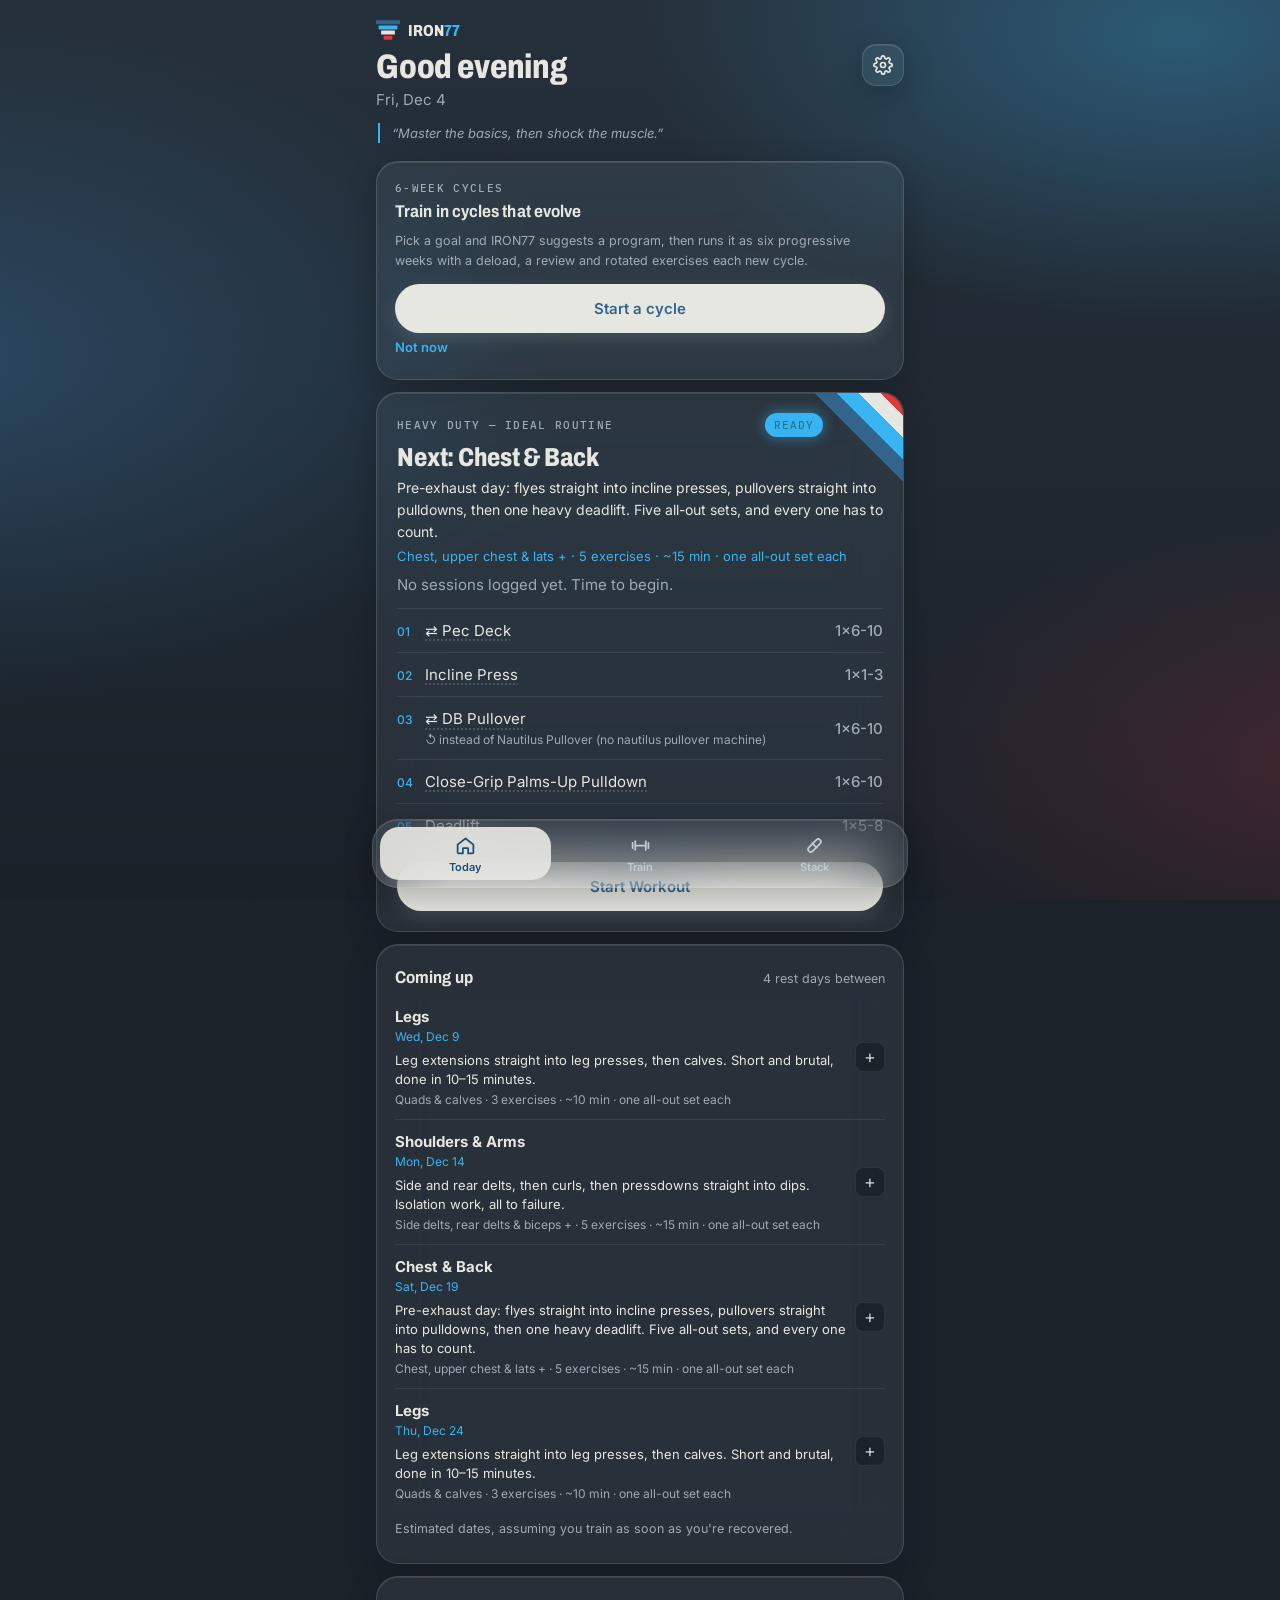
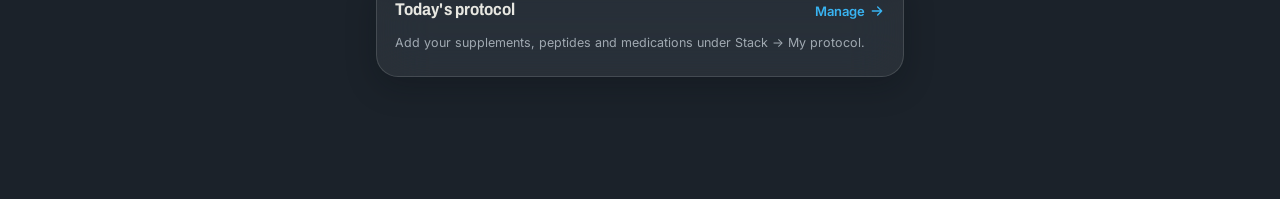
<file: index.html>
<!doctype html>
<html lang="en">
<head>
  <meta charset="utf-8">
  <meta name="viewport" content="width=device-width, initial-scale=1, viewport-fit=cover">
  <meta name="theme-color" content="#4E5C6A">
  <meta name="apple-mobile-web-app-capable" content="yes">
  <meta name="apple-mobile-web-app-status-bar-style" content="black-translucent">
  <meta name="description" content="Golden-era bodybuilding: Heavy Duty, classic programs, era nutrition and supplements.">
  <title>IRON77</title>
  <link rel="manifest" href="manifest.webmanifest">
  <link rel="icon" href="icons/icon.svg" type="image/svg+xml">
  <link rel="icon" href="icons/icon-32.png" type="image/png" sizes="32x32">
  <link rel="apple-touch-icon" href="icons/apple-touch-icon.png">
  <link rel="preconnect" href="https://fonts.googleapis.com">
  <link rel="preconnect" href="https://fonts.gstatic.com" crossorigin>
  <link href="https://fonts.googleapis.com/css2?family=Archivo+Black&family=Archivo:wdth,wght@75..100,600..800&family=Inter:wght@400;500;600;700&family=IBM+Plex+Mono:wght@400;500;600&display=swap" rel="stylesheet">
  <link rel="stylesheet" href="styles.css">
  <script>try { if (((JSON.parse(localStorage.getItem('iron77.v1') || '{}').settings || {}).look) !== 'v1') document.documentElement.classList.add('v2'); } catch (e) { document.documentElement.classList.add('v2'); }</script>
</head>
<body>
  <main id="view"></main>
  <div id="timer" class="timer" hidden><span>REST</span><span class="t">0:00</span><button data-act="stoptimer" aria-label="Stop timer">✕</button></div>
  <div id="toast" class="toast" role="status"></div>
  <div id="sheet" class="sheet" hidden>
    <div class="sheet-bg" data-act="closesheet"></div>
    <div class="sheet-panel" role="dialog" aria-modal="true">
      <button class="sheet-x" data-act="closesheet" aria-label="Close">×</button>
      <div class="sheet-body"></div>
    </div>
  </div>
  <nav>
    <button data-act="go" data-v="today"><svg viewBox="0 0 24 24" fill="none" stroke="currentColor" stroke-width="2" stroke-linecap="round" stroke-linejoin="round" aria-hidden="true"><path d="M3 11l9-7 9 7v9a1 1 0 0 1-1 1h-5v-6h-6v6H4a1 1 0 0 1-1-1z"/></svg>Today</button>
    <button data-act="go" data-v="train"><svg viewBox="0 0 24 24" fill="none" stroke="currentColor" stroke-width="2" stroke-linecap="round" stroke-linejoin="round" aria-hidden="true"><path d="M6 7v10M18 7v10M3 9v6M21 9v6M6 12h12"/></svg>Train</button>
    <button data-act="go" data-v="stack"><svg viewBox="0 0 24 24" fill="none" stroke="currentColor" stroke-width="2" stroke-linecap="round" stroke-linejoin="round" aria-hidden="true"><rect x="3" y="9" width="18" height="6" rx="3" transform="rotate(-45 12 12)"/><path d="M9.5 9.5l5 5"/></svg>Stack</button>
  </nav>
  <script src="js/data.js"></script>
  <script src="js/app.js"></script>
</body>
</html>
</file>
<file: styles.css>
/* IRON77 theme — 26K palette. */
:root {
  --bg: #4E5C6A;        /* slate: page background */
  --card: #3C4753;      /* dark slate: cards */
  --well: #2F3943;      /* darker slate: inputs, tracks, inactive controls */
  --ink: #E7E7E1;       /* off-white: main text */
  --label: #C3CCD4;     /* light grey: labels */
  --welltext: #B9C2CB;  /* text on darker slate */
  --solid: #E7E7E1;     /* off-white: primary buttons, active states */
  --solidtext: #33658C; /* steel blue: text on off-white */
  --accent: #39B4F2;    /* cyan */
  --red: #E8343B;       /* red: timer, warnings */
  --steel: #33658C;
  --line: rgba(231,231,225,.09);
  --stripes: linear-gradient(90deg, #33658C 0 25%, #39B4F2 25% 50%, #E7E7E1 50% 75%, #E8343B 75% 100%);
  --r: 14px;
  --display: 'Archivo Black', 'Arial Black', system-ui, sans-serif;
  --mono: 'IBM Plex Mono', ui-monospace, 'SF Mono', Menlo, monospace;
  color-scheme: dark;
}
* { box-sizing: border-box; }
html, body { margin: 0; background: var(--bg); color: var(--ink); font: 14px/1.6 var(--mono); -webkit-font-smoothing: antialiased; -webkit-tap-highlight-color: transparent; }
main { max-width: 560px; margin: 0 auto; padding: max(20px, env(safe-area-inset-top)) 16px calc(110px + env(safe-area-inset-bottom)); }
svg { width: 20px; height: 20px; flex: none; }

h1, h2 { font-family: var(--display); font-weight: 400; letter-spacing: -.01em; }
h1 { font-size: 30px; line-height: 1.1; margin: 2px 0; }
h1.sm { font-size: 21px; }
h2 { font-size: 25px; line-height: 1.15; margin: 6px 0 4px; }
h3 { font-family: var(--mono); font-size: 15px; font-weight: 600; margin: 2px 0 4px; letter-spacing: -.01em; }
h4 { font-size: 11px; font-weight: 500; color: var(--label); text-transform: uppercase; letter-spacing: .12em; margin: 18px 0 4px; }
p { margin: 6px 0; }
.brand { display: inline-flex; align-items: center; gap: 8px; color: var(--ink); }
.brand b { font: 400 16px var(--display); letter-spacing: .02em; }
.brand span { color: var(--accent); }
.brand .mark { width: 24px; height: 20px; }
.kicker { font-size: 11px; font-weight: 500; color: var(--label); text-transform: uppercase; letter-spacing: .12em; }
.muted { color: var(--label); }
.small { font-size: 12.5px; }
.pad { margin: 24px 4px 10px; }
.big { font-family: var(--display); font-size: 20px; margin-top: 14px; }
.row { display: flex; gap: 8px; align-items: center; }
.between { justify-content: space-between; }

.top { display: flex; align-items: center; justify-content: space-between; gap: 12px; margin-bottom: 12px; }
.top > .icon:first-child + h1 { flex: 1; }
.creed { font-size: 13px; color: var(--label); margin: 4px 2px 18px; padding-left: 12px; border-left: 2px solid var(--accent); }

.card { position: relative; display: block; width: 100%; text-align: left; color: inherit; font: inherit; background: var(--card); border: 1px solid var(--line); border-radius: var(--r); padding: 18px; margin: 0 0 12px; }
button.card { cursor: pointer; transition: transform .12s; }
button.card:active { transform: scale(.985); }
.card.hot { box-shadow: inset 0 0 0 2px var(--red); }
.prog.active { box-shadow: inset 0 0 0 2px var(--accent); }

/* hero: next workout, with corner stripes */
.hero { overflow: hidden; padding: 20px; background: var(--card); }
.hero::after { content: ''; position: absolute; top: 0; right: 0; width: 92px; height: 92px; pointer-events: none;
  background: linear-gradient(45deg, transparent 0 52%, #33658C 52% 64%, #39B4F2 64% 76%, #E7E7E1 76% 88%, #E8343B 88% 100%); }
.hero > .row:first-child { padding-right: 60px; }

.btn { display: flex; align-items: center; justify-content: center; gap: 8px; width: 100%; margin-top: 14px; padding: 15px; border: 0; border-radius: 10px; background: var(--solid); color: var(--solidtext); font: 500 14px var(--mono); text-transform: uppercase; letter-spacing: .1em; cursor: pointer; box-shadow: 0 3px 0 #9fa7ae; transition: transform .08s, box-shadow .08s; }
.btn:active { transform: translateY(2px); box-shadow: 0 1px 0 #9fa7ae; }
.btn.ghost { background: var(--well); color: var(--welltext); box-shadow: 0 3px 0 #232b33; }
.btn.ghost:active { box-shadow: 0 1px 0 #232b33; }
.btn.danger, .link.danger { color: #ff8a8f; }
.link { display: inline-flex; align-items: center; gap: 4px; background: none; border: 0; color: var(--accent); font: 500 13px var(--mono); padding: 6px 0; cursor: pointer; }
.link svg { width: 16px; height: 16px; }
.icon { display: grid; place-items: center; background: var(--well); border: 0; color: var(--ink); width: 42px; height: 42px; border-radius: 10px; cursor: pointer; flex: none; }
.stack-btns { display: grid; gap: 0; }
.stack-btns .btn + .btn { margin-top: 12px; }

.badge { display: inline-block; font-size: 10.5px; font-weight: 500; text-transform: uppercase; letter-spacing: .1em; padding: 4px 9px; border-radius: 6px; background: var(--well); color: var(--welltext); white-space: nowrap; }
.badge.ok { background: var(--accent); color: var(--well); }
.badge.wait { background: var(--red); color: var(--ink); }

.exlist { list-style: none; padding: 0; margin: 12px 0 0; counter-reset: ex; }
.exlist li { display: flex; justify-content: space-between; align-items: center; gap: 12px; padding: 10px 0; border-top: 1px solid var(--line); }
.exlist li span::before { counter-increment: ex; content: counter(ex, decimal-leading-zero); display: inline-block; width: 28px; color: var(--accent); font-size: 12px; font-weight: 500; }
.exlist em { display: block; font-style: normal; font-size: 12px; color: var(--label); margin-left: 28px; }
.exlist b { font-weight: 500; color: var(--label); white-space: nowrap; }
.rules { padding-left: 18px; margin: 12px 0; }
.rules li { margin: 6px 0; }
.rules li::marker { color: var(--accent); }


.bar { margin: 12px 0; }
.bar-l { display: flex; justify-content: space-between; font-size: 12px; margin-bottom: 6px; text-transform: uppercase; letter-spacing: .08em; color: var(--label); }
.bar-l span:last-child { color: var(--ink); text-transform: none; letter-spacing: 0; }
.bar-t { height: 8px; background: var(--well); border-radius: 2px; overflow: hidden; }
.bar-f { height: 100%; background: var(--accent); transition: width .4s; }
.bar-f.over { background: var(--red); }

.check { display: flex; gap: 12px; align-items: center; padding: 10px 0; cursor: pointer; color: var(--ink); font-size: 14px; }
.check + .check { border-top: 1px solid var(--line); }
.check input { appearance: none; width: 22px; height: 22px; margin: 0; padding: 0; border-radius: 6px; border: 0; background: var(--well); display: grid; place-items: center; cursor: pointer; flex: none; }
.check input:checked { background: var(--accent); }
.check input:checked::after { content: ''; width: 5px; height: 10px; border: solid var(--well); border-width: 0 2.5px 2.5px 0; transform: translateY(-1px) rotate(45deg); }
.check input:checked + span { color: var(--label); }

input, select { width: 100%; background: var(--well); border: 1px solid transparent; color: var(--ink); padding: 12px; border-radius: 10px; font: 16px var(--mono); min-width: 0; }
input::placeholder { color: rgba(185,194,203,.6); }
input:focus, select:focus { outline: none; border-color: var(--accent); }
label { font-size: 11px; color: var(--label); text-transform: uppercase; letter-spacing: .1em; }
label input, label select { margin-top: 6px; text-transform: none; letter-spacing: 0; }
.grid2 { display: grid; grid-template-columns: 1fr 1fr; gap: 10px; margin: 10px 0 12px; }
.custom { display: grid; gap: 8px; margin-top: 14px; }

.seg { display: flex; gap: 4px; background: var(--well); border-radius: 10px; padding: 4px; }
.seg button { flex: 1; background: none; border: 0; color: var(--welltext); padding: 9px; border-radius: 7px; font: 500 12px var(--mono); text-transform: uppercase; letter-spacing: .08em; cursor: pointer; }
.seg button.on { background: var(--solid); color: var(--solidtext); }

.x { background: var(--well); border: 0; color: var(--welltext); width: 30px; height: 30px; border-radius: 8px; font-size: 18px; line-height: 1; cursor: pointer; flex: none; }

.sets { margin-top: 10px; }
.set { display: grid; grid-template-columns: 26px 1fr 1fr 46px; gap: 8px; align-items: center; margin: 8px 0; }
.set > span:first-child { color: var(--accent); font-weight: 500; text-align: center; }
.set.head { font-size: 10.5px; font-weight: 500; color: var(--label); text-transform: uppercase; letter-spacing: .1em; margin-bottom: 0; }
.set.head span { text-align: center; color: var(--label) !important; }
.set input { text-align: center; padding: 12px 4px; font-weight: 500; }
.set.done input { color: var(--accent); }
.tick { display: grid; place-items: center; height: 46px; border-radius: 10px; border: 0; background: var(--well); color: var(--welltext); cursor: pointer; box-shadow: 0 3px 0 #232b33; }
.set.done .tick { background: var(--accent); color: var(--well); box-shadow: 0 3px 0 #2a86b5; }
.hint { color: var(--accent); }

details summary { list-style: none; display: flex; justify-content: space-between; align-items: center; gap: 8px; cursor: pointer; }
details summary::-webkit-details-marker { display: none; }
.chev { display: grid; place-items: center; width: 30px; height: 30px; border-radius: 8px; background: var(--well); font-size: 18px; color: var(--welltext); transition: transform .2s; flex: none; }
details[open] .chev { transform: rotate(45deg); background: var(--solid); color: var(--solidtext); }
.log .small { padding: 8px 0; border-top: 1px solid var(--line); gap: 12px; }
.log .small span:last-child { color: var(--label); text-align: right; }
.log[open] summary { margin-bottom: 10px; }
.titles { list-style: none; padding: 0; margin: 12px 0 0; display: flex; flex-wrap: wrap; gap: 6px; }
.titles li { font-size: 11.5px; padding: 5px 9px; border-radius: 6px; background: var(--well); color: var(--ink); border-left: 3px solid var(--accent); }

nav { position: fixed; left: 12px; right: 12px; bottom: calc(12px + env(safe-area-inset-bottom)); max-width: 536px; margin: 0 auto; display: flex; gap: 4px; background: rgba(47,57,67,.92); border: 1px solid var(--line); border-radius: 16px; padding: 6px; backdrop-filter: blur(16px); -webkit-backdrop-filter: blur(16px); z-index: 10; box-shadow: 0 10px 30px rgba(20,26,32,.45); }
nav button { flex: 1; background: none; border: 0; color: var(--welltext); padding: 8px 0 6px; border-radius: 11px; font: 500 10px var(--mono); text-transform: uppercase; letter-spacing: .06em; cursor: pointer; display: flex; flex-direction: column; align-items: center; gap: 4px; }
nav button svg { width: 21px; height: 21px; }
nav button.on { background: var(--solid); color: var(--solidtext); }

.timer { position: fixed; left: 50%; transform: translateX(-50%); bottom: calc(96px + env(safe-area-inset-bottom)); background: var(--red); color: var(--ink); border-radius: 12px; padding: 8px 8px 8px 18px; display: flex; gap: 14px; align-items: center; font-family: var(--display); font-size: 20px; z-index: 11; box-shadow: 0 10px 30px rgba(20,26,32,.45); }
.timer > span:first-child { font-family: var(--mono); font-size: 11px; font-weight: 500; letter-spacing: .14em; }
.timer[hidden] { display: none; }
.timer button { background: rgba(0,0,0,.18); border: 0; color: var(--ink); width: 32px; height: 32px; border-radius: 8px; cursor: pointer; }
.toast { position: fixed; left: 50%; top: 16px; transform: translate(-50%, -160%); background: var(--solid); color: var(--solidtext); padding: 12px 16px; border-radius: 10px; font-weight: 500; font-size: 13px; transition: transform .3s cubic-bezier(.2,.9,.3,1.2); z-index: 20; max-width: calc(100% - 32px); box-shadow: 0 10px 30px rgba(20,26,32,.45); }
.toast.show { transform: translate(-50%, max(0px, env(safe-area-inset-top))); }

/* exercise names, library, equipment */
.exname { background: none; border: 0; padding: 0; margin: 0; color: inherit; font: inherit; text-align: left; cursor: pointer; text-decoration: underline dotted rgba(231,231,225,.35); text-underline-offset: 4px; }
.exname:active { color: var(--accent); }
h3 .exname { font-weight: 600; }
.info { font-style: normal; color: var(--accent); font-size: 13px; text-decoration: none; display: inline-block; }
.exlist em.warn, .warn { color: #ff9a9e; }
.tools { display: grid; grid-template-columns: 1fr 1fr; gap: 12px; }
.tools .card { margin: 0; }
.tool h3 { margin: 0 0 2px; }
.search { margin: 4px 0 4px; }
.card.list { padding: 4px 16px; }
.card.list.inset { background: var(--well); border: 0; margin-top: 8px; }
.exrow { display: flex; width: 100%; justify-content: space-between; align-items: center; gap: 10px; padding: 12px 0; background: none; border: 0; border-top: 1px solid var(--line); color: var(--ink); font: 14px var(--mono); text-align: left; cursor: pointer; }
.list .exrow:first-child { border-top: 0; }
.exrow[hidden], .list[hidden], .kicker[hidden] { display: none; }
.exrow .badge { white-space: normal; text-align: right; }
.exrow em { font-style: normal; color: var(--label); font-size: 12px; }
.swaprow { padding: 8px 0; border-top: 1px solid var(--line); }
.cues { padding-left: 20px; margin: 6px 0; }
.cues li { margin: 6px 0; }
.cues li::marker { color: var(--accent); font-weight: 600; }
.btn[disabled] { opacity: .45; pointer-events: none; }

/* bottom sheet */
body.locked { overflow: hidden; }
.sheet { position: fixed; inset: 0; z-index: 30; display: flex; align-items: flex-end; justify-content: center; }
.sheet[hidden] { display: none; }
.sheet-bg { position: absolute; inset: 0; background: rgba(20,26,32,.6); animation: fade .2s; }
.sheet-panel { position: relative; width: 100%; max-width: 560px; max-height: 88vh; background: var(--card); border-radius: 20px 20px 0 0; box-shadow: 0 -10px 40px rgba(20,26,32,.5); animation: rise .25s cubic-bezier(.2,.9,.3,1); display: flex; flex-direction: column; }
.sheet-panel::before { content: ''; display: block; width: 40px; height: 4px; border-radius: 2px; background: var(--well); margin: 10px auto 0; flex: none; }
.sheet-body { overflow-y: auto; padding: 8px 20px calc(24px + env(safe-area-inset-bottom)); -webkit-overflow-scrolling: touch; }
.sheet-body h2 { padding-right: 40px; }
.sheet-x { position: absolute; top: 14px; right: 14px; width: 34px; height: 34px; border-radius: 10px; border: 0; background: var(--well); color: var(--welltext); font-size: 20px; line-height: 1; cursor: pointer; z-index: 1; }
@keyframes rise { from { transform: translateY(100%); } }
@keyframes fade { from { opacity: 0; } }
label.check { text-transform: none; letter-spacing: 0; font-size: 14px; color: var(--ink); }

/* protocol tracker */
.dose-row { display: flex; align-items: center; gap: 12px; padding: 10px 0; border-top: 1px solid var(--line); }
.dose-row:first-of-type { border-top: 0; }
.dose-tick { flex: none; width: 40px; height: 40px; border-radius: 10px; border: 2px solid var(--k); background: transparent; color: transparent; display: grid; place-items: center; cursor: pointer; }
.dose-row.done .dose-tick { background: var(--k); color: var(--well); }
.dose-main { flex: 1; min-width: 0; background: none; border: 0; padding: 0; text-align: left; color: var(--ink); font: inherit; cursor: pointer; }
.dose-main b { display: block; font-weight: 600; }
.dose-main span { display: block; font-size: 12px; color: var(--label); }
.dose-row.done .dose-main b { color: var(--label); }
.missed, .soon { margin: 10px 0 0; padding-top: 10px; border-top: 1px solid var(--line); }
.missed .link { padding: 0 0 0 4px; }
.comp { box-shadow: inset 4px 0 0 var(--k); }
.stats { display: grid; grid-template-columns: repeat(3, 1fr); gap: 8px; margin-top: 12px; }
.stats div { background: var(--well); border-radius: 10px; padding: 8px 10px; min-width: 0; }
.stats span { display: block; font-size: 10px; text-transform: uppercase; letter-spacing: .1em; color: var(--label); }
.stats b { display: block; font-size: 13px; font-weight: 600; white-space: nowrap; overflow: hidden; text-overflow: ellipsis; }
.stats em { display: block; font-style: normal; font-weight: 400; font-size: 11px; color: var(--label); }
.stats .warn { font-style: normal; }
.strip { display: grid; grid-template-columns: repeat(14, 1fr); gap: 4px; }
.strip i, .legend-row i { display: block; aspect-ratio: 1; border-radius: 3px; background: var(--well); }
.strip i.hit, .legend-row i.hit { background: var(--accent); }
.strip i.miss, .legend-row i.miss { background: var(--red); }
.strip i.due, .legend-row i.due { background: transparent; box-shadow: inset 0 0 0 2px var(--accent); }
.legend-row { display: flex; align-items: center; gap: 6px; }
.legend-row i { width: 12px; margin-left: 8px; }
.legend-row i:first-child { margin-left: 0; }
.wchart { width: 100%; height: auto; display: block; margin: 10px 0 4px; }
.big-num { font: 400 22px var(--display); }
.big-num small { font: 500 12px var(--mono); color: var(--label); }
.wform { margin-top: 12px; }
.wform .btn { margin: 0; width: auto; padding: 12px 18px; }
.cform { display: grid; gap: 10px; margin-top: 8px; }
.cform .grid2 { margin: 0; }
.cform fieldset { border: 1px solid var(--line); border-radius: 12px; padding: 10px 12px 12px; margin: 0; display: grid; gap: 10px; }
.cform legend { font-size: 11px; text-transform: uppercase; letter-spacing: .1em; color: var(--label); padding: 0 6px; }
.cform .btn { margin-top: 4px; }
.f-wd, .f-n, .f-inj, .f-premix, .f-recon { display: none !important; }
.cform[data-sched="wd"] .f-wd, .cform[data-sched="n"] .f-n { display: flex !important; }
.cform[data-sched="n"] .f-n { display: block !important; }
.cform[data-route="SubQ"] .f-inj, .cform[data-route="IM"] .f-inj { display: grid !important; }
.cform[data-mix="premix"] .f-premix { display: block !important; }
.cform[data-mix="recon"] .f-recon { display: grid !important; }
.wdays { gap: 6px; flex-wrap: wrap; }
.wd { flex: 1; min-width: 40px; text-transform: none; letter-spacing: 0; }
.wd input { position: absolute; opacity: 0; pointer-events: none; }
.wd span { display: block; text-align: center; padding: 9px 0; border-radius: 8px; background: var(--well); color: var(--welltext); font-size: 12px; cursor: pointer; }
.wd input:checked + span { background: var(--solid); color: var(--solidtext); }
label.devnote { display: block; }
label.devnote textarea { min-height: 84px; margin-top: 6px; display: block; text-transform: none; letter-spacing: 0; font-size: 14px; }
textarea.summary { width: 100%; min-height: 260px; background: var(--well); color: var(--ink); border: 0; border-radius: 10px; padding: 12px; font: 12px/1.5 var(--mono); margin: 8px 0; resize: vertical; }

/* dose calculator */
.calc { display: grid; gap: 6px; }
.calc label { margin-top: 6px; }
.calc h3 { margin: 0; }
.unitrow { display: grid; grid-template-columns: 1fr 96px; gap: 8px; }
.unitrow .btn { margin: 0; }
.drawbox { margin-top: 14px; padding-top: 14px; border-top: 1px solid var(--line); }
.drawnum { font: 400 44px/1.1 var(--display); color: var(--accent); }
.drawnum small { font: 500 14px var(--mono); color: var(--label); }
.syringe { width: 100%; height: auto; display: block; margin: 12px 0 4px; }
#calcout .stats { margin-top: 0; }
.toast:not(.show) { visibility: hidden; transition: transform .3s, visibility 0s .3s; }

.btn.danger-solid { background: var(--red); color: var(--ink); box-shadow: 0 3px 0 #a5232a; }
.top .row .icon { font-size: 24px; }
.askq { font: 600 17px/1.45 var(--mono); margin: 4px 40px 8px 0; }

/* exercise demo animation */
.demo { position: relative; border-radius: 12px; overflow: hidden; background: #fff; aspect-ratio: 1; width: 200px; max-width: 100%; margin: 8px auto 4px; }
.demo img { position: absolute; inset: 0; width: 100%; height: 100%; object-fit: contain; }
.demo.dark { background: var(--well); }
.demo.dark img { filter: invert(1) hue-rotate(180deg); mix-blend-mode: screen; }
.demo-off { display: none; position: absolute; inset: 0; place-items: center; text-align: center; padding: 20px; font-size: 13px; color: #5a6470; }
.demo.dark .demo-off { color: var(--label); }
.demo.nodemo img { display: none; }
.demo.nodemo .demo-off { display: grid; }
.credit { margin-top: 0; font-size: 11px; text-align: center; }

/* coming up + progress */
.upnext { border-top: 1px solid var(--line); padding: 10px 0; }
.upnext:first-of-type { border-top: 0; }
.upnext summary span:first-child { display: flex; flex-direction: column; }
.upnext summary em { font-style: normal; font-size: 12px; color: var(--accent); }
.upnext .exlist { margin-top: 8px; }
.tool.wide { grid-column: 1 / -1; }
.liftchart { width: 100%; height: auto; display: block; margin: 10px 0 4px; }
.card.lift .liftchart { margin-bottom: 0; }
.stats b.up { color: var(--accent); }
.stats b.down { color: #ff9a9e; }
.exrow .badge.addb { white-space: nowrap; flex: none; background: var(--solid); color: var(--solidtext); }

/* workout summaries & goals */
.sumline { font-size: 13px; color: var(--accent); margin: -2px 0 6px; }
.upnext summary small { display: block; font-size: 12px; color: var(--label); margin-top: 2px; }
.goals summary { align-items: flex-start; }
.goals h3 { margin: 2px 0 0; }
.goals[open] summary { margin-bottom: 6px; }
.goallist { list-style: none; padding: 0; margin: 6px 0 0; }
.goallist li { padding: 9px 0; border-top: 1px solid var(--line); }
.goallist li:first-child { border-top: 0; }
.goallist b { display: block; font-weight: 600; }
.goallist span { display: block; font-size: 13px; color: var(--label); }
.hero .brief { margin: 2px 0 6px; color: var(--ink); font-size: 14px; }
.upnext summary .brief { display: block; font-size: 13px; color: var(--ink); margin-top: 4px; line-height: 1.45; }
.goals h4 { margin-top: 14px; }
.goals p { margin: 4px 0; }

/* 6-week cycles */
.cycline { color: var(--accent); letter-spacing: .08em; }
.hero .phase { font-size: 13px; margin: 4px 0 6px; padding: 8px 10px; background: var(--well); border-radius: 8px; border-left: 3px solid var(--accent); }
.weeks { display: grid; grid-template-columns: repeat(6, 1fr); gap: 4px; margin: 10px 0 6px; }
.seg-w { position: relative; }
.seg-w i { display: block; height: 8px; border-radius: 4px; background: var(--accent); }
.seg-w::before { content: ''; position: absolute; top: 0; left: 0; right: 0; height: 8px; border-radius: 4px; background: var(--well); z-index: 0; }
.seg-w i { position: relative; z-index: 1; }
.seg-w span { display: block; font-size: 9px; text-transform: uppercase; letter-spacing: .04em; color: var(--label); margin-top: 5px; text-align: center; overflow: hidden; text-overflow: ellipsis; white-space: nowrap; }
.seg-w.now span { color: var(--ink); font-weight: 600; }
.goalpick { display: grid; gap: 6px; }
.goalpick button { text-align: left; background: var(--well); border: 0; border-radius: 10px; padding: 10px 12px; color: var(--ink); font: inherit; cursor: pointer; }
.goalpick button b { display: block; font-weight: 600; }
.goalpick button span { font-size: 12px; color: var(--label); }
.goalpick button.on { background: var(--solid); color: var(--solidtext); }
.goalpick button.on span { color: var(--solidtext); }
.sugprog { margin: 8px 0; }
.sugprog.top { box-shadow: inset 0 0 0 2px var(--accent); }
.sugprog .btn { margin-top: 8px; }
.more { margin-top: 10px; }
.more summary { color: var(--accent); font-size: 13px; padding: 6px 0; }
.hero .cycline { margin-top: 6px; padding-right: 60px; }
.stats b small { font-size: 11px; color: var(--label); font-weight: 400; }
.week .slot summary b { font-size: 15px; }
.slot.done summary b { color: var(--label); }
.slot.done summary em { color: var(--accent); }
.slot .btn { margin-top: 10px; }
.nextwk { margin-top: 10px; padding-top: 10px; border-top: 1px solid var(--line); }

/* =====================================================================
   VERSION 2 · "26K Glass" — original palette, frosted glass, modern type.
   Applied when <html> has class "v2"; remove the class to get version 1.
   ===================================================================== */
html.v2 {
  --bg: #1B222A;
  --card: rgba(231,231,225,.07);
  --well: rgba(10,14,19,.38);
  --line: rgba(231,231,225,.09);
  --label: rgba(195,204,212,.78);
  --welltext: #C3CCD4;
  --edge: rgba(231,231,225,.15);
  --glow: 0 0 14px rgba(57,180,242,.55);
  --r: 22px;
  --display: 'Archivo', 'Archivo Black', system-ui, sans-serif;
  --sans: -apple-system, 'Inter', system-ui, sans-serif;
}
html.v2 { background: #1B222A; }
html.v2 body { background: transparent; font: 15px/1.55 var(--sans); }
html.v2 body::before {
  content: ''; position: fixed; inset: 0; z-index: -1; pointer-events: none;
  background:
    radial-gradient(60vw 45vh at 92% 4%, rgba(57,180,242,.32), transparent 70%),
    radial-gradient(70vw 55vh at -5% 40%, rgba(51,101,140,.5), transparent 70%),
    radial-gradient(55vw 40vh at 105% 85%, rgba(232,52,59,.18), transparent 70%),
    linear-gradient(180deg, #26303A 0%, #1A2129 100%);
}
/* type */
html.v2 h1, html.v2 h2, html.v2 .big, html.v2 .big-num, html.v2 .drawnum, html.v2 .brand b, html.v2 .legend h3 { font-family: var(--display); font-weight: 800; font-stretch: 80%; letter-spacing: -.005em; }
html.v2 h1 { font-size: 34px; }
html.v2 h2 { font-size: 26px; }
html.v2 h3 { font-family: var(--display); font-weight: 700; font-stretch: 88%; font-size: 17px; letter-spacing: .005em; }
html.v2 .kicker, html.v2 h4, html.v2 .badge, html.v2 .seg button, html.v2 .set.head, html.v2 label, html.v2 .ring span, html.v2 .stats span, html.v2 .bar-l, html.v2 .timer > span:first-child { font-family: var(--mono); }
html.v2 .creed { font-family: var(--sans); font-style: italic; border-left-color: var(--accent); }
html.v2 .muted, html.v2 .small { font-family: var(--sans); }
html.v2 .brand b span { color: var(--accent); }
/* glass surfaces */
html.v2 .card, html.v2 .hero, html.v2 .sheet-panel, html.v2 nav, html.v2 .icon, html.v2 .toast, html.v2 .tool {
  background: var(--card); border: 1px solid var(--edge);
  -webkit-backdrop-filter: blur(26px) saturate(1.4); backdrop-filter: blur(26px) saturate(1.4);
  box-shadow: inset 0 1px 0 rgba(255,255,255,.1), 0 10px 30px rgba(8,12,16,.25);
}
html.v2 .card { border-radius: var(--r); }
html.v2 .card.hot { box-shadow: inset 0 0 0 1.5px var(--red), 0 10px 30px rgba(8,12,16,.25); }
html.v2 .prog.active, html.v2 .sugprog.top { box-shadow: inset 0 0 0 1.5px var(--accent), var(--glow); }
html.v2 .card.list.inset, html.v2 .stats div, html.v2 .phase, html.v2 .hero .phase { background: var(--well); border: 1px solid var(--line); }
html.v2 .sheet-panel { background: rgba(28,35,43,.82); border-radius: 26px 26px 0 0; border-bottom: 0; }
html.v2 .sheet-bg { background: rgba(10,14,19,.55); -webkit-backdrop-filter: blur(4px); backdrop-filter: blur(4px); }
html.v2 .icon { border-radius: 14px; }
html.v2 .toast { background: rgba(231,231,225,.92); color: #1E4F75; border-radius: 16px; }
/* nav */
html.v2 nav { border-radius: 26px; padding: 7px; }
html.v2 nav button { border-radius: 19px; font-family: var(--sans); text-transform: none; letter-spacing: 0; font-size: 11px; font-weight: 600; }
html.v2 nav button.on { background: rgba(231,231,225,.92); color: #1E4F75; }
/* buttons & controls */
html.v2 .btn { border-radius: 999px; font-family: var(--sans); font-weight: 600; text-transform: none; letter-spacing: 0; font-size: 15px; box-shadow: 0 6px 18px rgba(231,231,225,.14); }
html.v2 .btn:active { transform: scale(.98); box-shadow: none; }
html.v2 .btn.ghost { background: var(--card); border: 1px solid var(--edge); color: var(--ink); box-shadow: none; -webkit-backdrop-filter: blur(20px); backdrop-filter: blur(20px); }
html.v2 .btn.ghost:active { box-shadow: none; }
html.v2 .btn.danger-solid { box-shadow: 0 6px 18px rgba(232,52,59,.3); }
html.v2 input, html.v2 select, html.v2 textarea.summary { background: var(--well); border: 1px solid var(--line); border-radius: 12px; font-family: var(--sans); }
html.v2 input:focus, html.v2 select:focus { border-color: var(--accent); box-shadow: 0 0 0 3px rgba(57,180,242,.18); }
html.v2 .seg { background: var(--well); border: 1px solid var(--line); border-radius: 14px; }
html.v2 .seg button { border-radius: 10px; }
html.v2 .seg button.on { background: rgba(231,231,225,.92); color: #1E4F75; }
html.v2 .chip, html.v2 .x, html.v2 .chev, html.v2 .sheet-x { background: var(--well); border: 1px solid var(--line); }
html.v2 .badge { border-radius: 999px; }
html.v2 .badge.ok, html.v2 .ev-strong { box-shadow: var(--glow); }
html.v2 .tick { background: var(--well); border: 1px solid var(--line); box-shadow: none; border-radius: 12px; }
html.v2 .set.done .tick { background: var(--accent); color: #14202A; box-shadow: var(--glow); }
html.v2 .check input { border-radius: 50%; background: var(--well); border: 1.5px solid rgba(231,231,225,.3); }
html.v2 .check input:checked { background: var(--accent); border-color: var(--accent); box-shadow: var(--glow); }
html.v2 .dose-tick { border-radius: 50%; }
html.v2 .dose-row.done .dose-tick { box-shadow: 0 0 12px var(--k); }
/* progress, charts, glow */
html.v2 .bar-t, html.v2 .seg-w::before { background: rgba(231,231,225,.08); }
html.v2 .bar-f, html.v2 .seg-w i { background: linear-gradient(90deg, var(--steel), var(--accent)); box-shadow: var(--glow); }
html.v2 .liftchart polyline, html.v2 .wchart polyline { filter: drop-shadow(0 0 5px rgba(57,180,242,.65)); }
html.v2 .sumline, html.v2 .cycline { color: var(--accent); }
html.v2 .hero::after { border-top-right-radius: var(--r); }
html.v2 .demo.dark { background: rgba(10,14,19,.5); border: 1px solid var(--line); }
html.v2 .timer { border-radius: 999px; box-shadow: 0 10px 30px rgba(232,52,59,.35); }
html.v2 .exname { text-decoration-color: rgba(231,231,225,.25); }
html.v2 .exrow, html.v2 .exname, html.v2 .check, html.v2 .chip, html.v2 .link, html.v2 .dose-main, html.v2 .foods li, html.v2 .goalpick button, html.v2 .askq { font-family: var(--sans); }
html.v2 .link { font-weight: 600; }
html.v2 .exrow em { font-family: var(--sans); }

/* warm-up sets */
.sets.warm { margin: 8px 0 2px; padding: 8px 10px 4px; border-radius: 12px; background: rgba(0,0,0,.12); border: 1px dashed var(--line); }
.set.w { grid-template-columns: 26px 1fr 1fr 62px 40px; gap: 6px; }
.set.w > span:first-child { color: var(--label); font-size: 12px; }
.set.w input { padding: 10px 2px; opacity: .92; }
.set.w .tick { height: 40px; }
.eff { position: relative; display: block; text-transform: none; letter-spacing: 0; margin: 0; }
.eff input { margin: 0; padding-right: 16px !important; }
.eff i { position: absolute; right: 7px; top: 50%; transform: translateY(-50%); font-style: normal; font-size: 12px; color: var(--label); pointer-events: none; }
.warmlinks { justify-content: space-between; margin-top: 2px; }
.link.muted { color: var(--label); font-weight: 500; }
.log .wu { font-style: normal; color: var(--label); opacity: .8; }

/* guided warm-up + equipment */
.wulist { list-style: none; padding: 0; margin: 10px 0 4px; }
.wulist li { display: flex; justify-content: space-between; gap: 10px; padding: 8px 10px; border-radius: 10px; font-size: 14px; }
.wulist li b { font-weight: 500; color: var(--label); white-space: nowrap; }
.wulist li.now { background: rgba(57,180,242,.16); box-shadow: inset 3px 0 0 var(--accent); }
.wulist li.now b { color: var(--accent); }
.wulist li.past span { color: var(--label); text-decoration: line-through; }
.wuclock { display: flex; justify-content: space-between; align-items: center; gap: 10px; margin-top: 8px; padding: 12px 14px; border-radius: 14px; background: var(--well); }
.wuclock span { font-weight: 600; }
.wuclock b { font: 400 30px var(--display); color: var(--accent); }
html.v2 .wuclock b { font-weight: 800; font-stretch: 80%; }
.wubtns { gap: 8px; } .wubtns .btn { margin-top: 8px; }
.wu .link.muted { display: block; margin: 6px auto 0; }
.eqchips { display: flex; flex-wrap: wrap; gap: 6px; margin: 6px 0 2px; }
.eqchips span { font-size: 11px; padding: 4px 9px; border-radius: 999px; background: var(--well); color: var(--label); border: 1px solid var(--line); }
.set.e { grid-template-columns: 24px 1fr 1fr 60px 44px; gap: 6px; }
.set.e input { padding: 12px 2px; }
.setno { background: none; border: 0; padding: 0; color: var(--accent); font: 600 14px var(--mono); text-align: center; cursor: pointer; text-decoration: underline dotted rgba(57,180,242,.4); text-underline-offset: 3px; }
.sdate { display: flex; align-items: center; justify-content: space-between; gap: 12px; margin: 0 2px 10px; }
.sdate input { width: auto; margin: 0; padding: 8px 10px; text-transform: none; letter-spacing: 0; }
.slotalt { margin: 8px 0 0; }
.slotalt .link { padding: 0; font-size: inherit; }

/* guided mode */
body.guided #timer { display: none; }
.gbar { display: flex; gap: 4px; margin: 0 0 6px; }
.gbar button { flex: 1; height: 6px; padding: 0; border: 0; border-radius: 3px; background: rgba(231,231,225,.12); overflow: hidden; cursor: pointer; }
.gbar button i { display: block; height: 100%; background: var(--accent); }
.gbar button.on { outline: 1.5px solid var(--accent); outline-offset: 1px; }
.gcount { margin: 0 2px 10px; }
.gcur h2 { margin-top: 4px; }
.gcur h2 .exname { font: inherit; }
.demo.gdemo { width: 168px; margin-top: 4px; }
.gset, .grest { margin-top: 10px; padding: 14px; border-radius: 14px; background: var(--well); border: 1px solid var(--line); }
.gset.w { border-style: dashed; }
.gsug { margin: 6px 0 4px; font-size: 13px; color: var(--label); }
.gsug.up { color: var(--accent); }
.gstep { display: grid; grid-template-columns: 54px 48px 1fr 48px; gap: 8px; align-items: center; margin-top: 8px; }
.gstep > span { font-size: 11px; color: var(--label); text-transform: uppercase; letter-spacing: .1em; }
.gstep button { height: 46px; border: 1px solid var(--line); border-radius: 12px; background: var(--card); color: var(--ink); font: 500 24px var(--mono); cursor: pointer; }
.gstep button:active { transform: scale(.96); }
.gstep input { margin: 0; height: 46px; text-align: center; font: 600 24px var(--mono); }
.gstep.eff input { font-size: 18px; }
.gstep.eff button { font-size: 20px; }
.btn.gdone { margin-top: 14px; padding: 17px; font-size: 16px; }
.gnext { margin: 8px 0 0; }
.gnext b { font-weight: 600; }
.grest { text-align: center; }
.grest .t { font: 400 64px/1.1 var(--display); color: var(--accent); margin: 4px 0 2px; font-variant-numeric: tabular-nums; }
.grest .row { gap: 8px; }
.grest .row .btn { margin-top: 8px; }
.gchips { display: flex; flex-wrap: wrap; gap: 6px; margin-top: 12px; }
.gchips button { display: flex; flex-direction: column; align-items: center; min-width: 54px; padding: 6px 8px; border-radius: 12px; border: 1px solid var(--line); background: var(--well); color: var(--label); font: 500 11px var(--mono); cursor: pointer; }
.gchips button b { font-size: 13px; color: var(--ink); }
.gchips button.w { border-style: dashed; }
.gchips button.on { border-color: var(--accent); box-shadow: 0 0 0 2px rgba(57,180,242,.25); }
.gchips button.done { background: rgba(57,180,242,.16); color: var(--accent); }
.glist .exrow.on { box-shadow: inset 3px 0 0 var(--accent); }
.gall h2 { margin-bottom: 2px; }
html.v2 .gstep button, html.v2 .gchips button, html.v2 .gstep input { font-family: var(--sans); }
html.v2 .gstep button { border-radius: 14px; }
html.v2 .grest .t { font-weight: 800; font-stretch: 80%; text-shadow: 0 0 24px rgba(57,180,242,.45); }

/* weekly goal & streak */
.streak { display: flex; gap: 16px; align-items: center; }
.ringwrap { position: relative; flex: none; width: 64px; height: 64px; }
.ringwrap b { position: absolute; inset: 0; display: flex; align-items: center; justify-content: center; font: 400 20px var(--display); }
.ringwrap b small { font-size: 12px; color: var(--label); margin-left: 1px; }
.ring .rt { fill: none; stroke: rgba(231,231,225,.1); stroke-width: 7; }
.ring .rf { fill: none; stroke: var(--accent); stroke-width: 7; stroke-linecap: round; }
html.v2 .ring .rf { filter: drop-shadow(0 0 5px rgba(57,180,242,.6)); }
.sinfo { flex: 1; min-width: 0; }
.sinfo h3 { margin: 2px 0 6px; }
.sinfo p { margin: 6px 0 0; }
.sinfo .link { padding: 0; font-size: inherit; }
.wdots { display: flex; gap: 5px; }
.wdots span { width: 26px; height: 26px; border-radius: 50%; display: grid; place-items: center; background: var(--well); border: 1px solid var(--line); }
.wdots span i { font-style: normal; font-size: 10px; color: var(--label); }
.wdots span.on { background: var(--accent); border-color: var(--accent); }
.wdots span.on i { color: #14202A; font-weight: 700; }
.wdots span.now { box-shadow: 0 0 0 2px rgba(57,180,242,.45); }
.wdots span.fut { opacity: .5; }

/* recap */
.rstats { display: grid; grid-template-columns: repeat(auto-fit, minmax(70px, 1fr)); gap: 8px; margin-top: 12px; }
.rstats div { padding: 10px; border-radius: 12px; background: var(--well); text-align: center; }
.rstats b { display: block; font: 400 24px var(--display); }
.rstats span { font-size: 10.5px; color: var(--label); text-transform: uppercase; letter-spacing: .08em; }
.prs .row { padding: 6px 0; }
.prs b { color: var(--accent); }
.rrow { display: flex; justify-content: space-between; gap: 10px; padding: 9px 0; border-top: 1px solid var(--line); }
.rrow:first-of-type { border-top: 0; }
.rrow > span:last-child { text-align: right; white-space: nowrap; }
.rrow small { display: block; color: var(--label); font-size: 11.5px; }
.rrow i { font-style: normal; color: var(--label); }
.rrow i.up { color: var(--accent); } .rrow i.down { color: #ff8a8f; }
.prb { font-style: normal; font-size: 10px; font-weight: 700; color: #14202A; background: var(--accent); border-radius: 999px; padding: 1px 6px; margin-left: 4px; }
.warmlinks.gedit { flex-wrap: wrap; gap: 4px 14px; justify-content: flex-start; }
.warmlinks.gedit .link:last-child { margin-left: auto; }
.card.editing { box-shadow: inset 0 0 0 1.5px var(--accent); }
.card.editing p { margin: 4px 0 0; }
.logacts { gap: 14px; justify-content: flex-start; }
.logacts .link.danger { margin-left: auto; }
</file>
